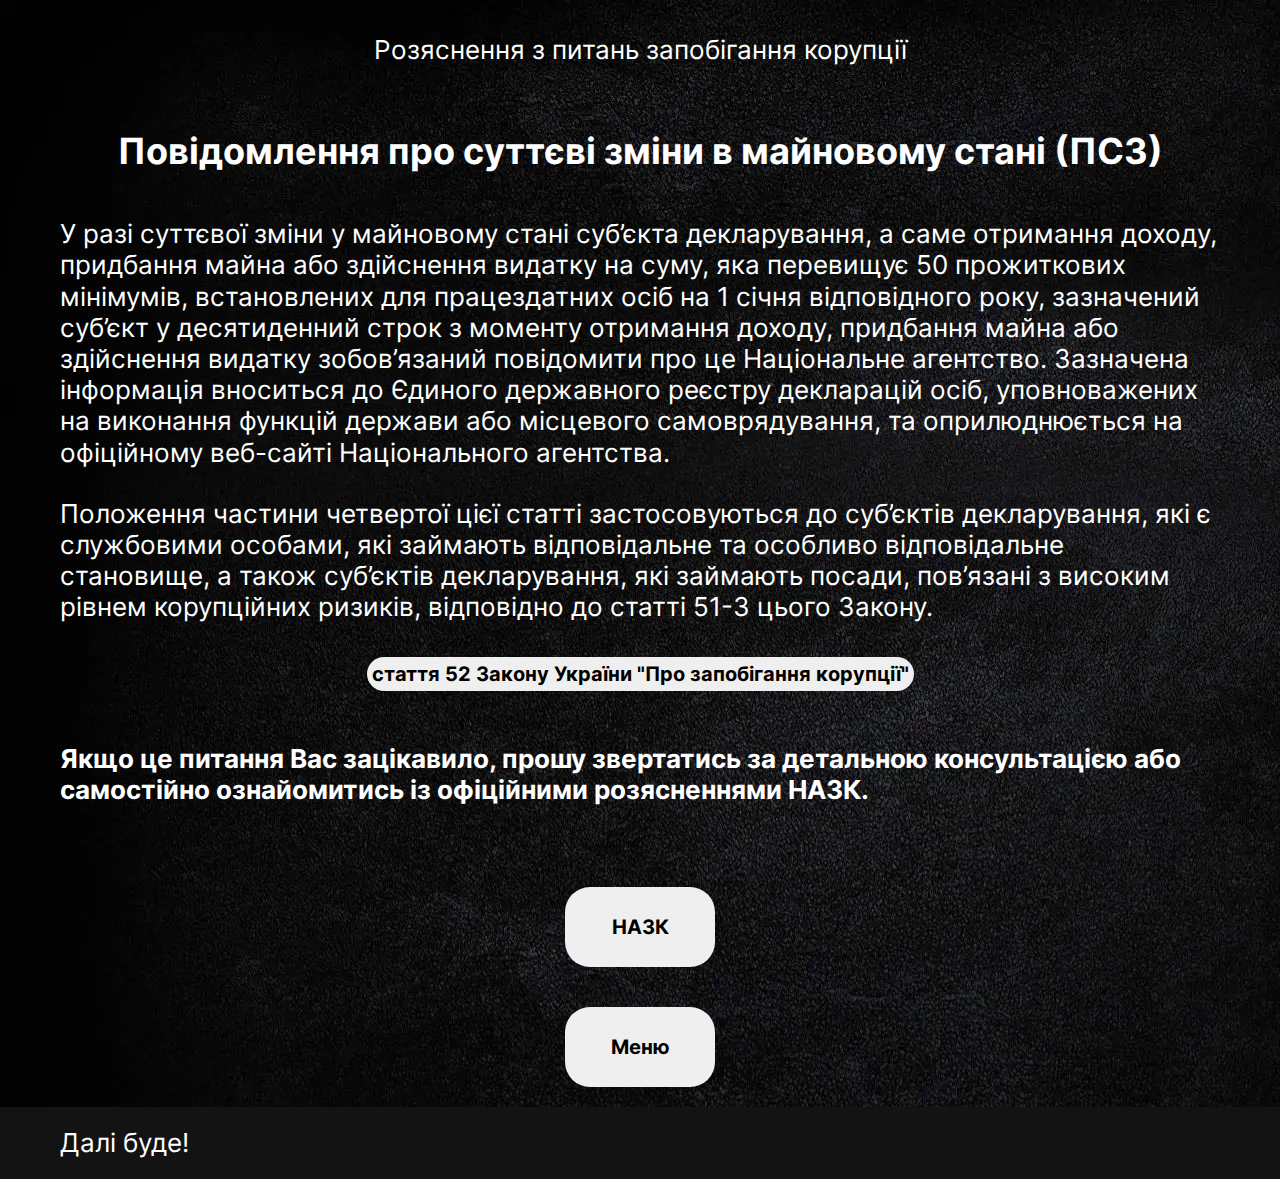
<file: change_property.html>
<!doctype html>
<html lang="ua">
  <head>
  <style>.loaded { opacity: 1 }</style>
  <meta charset="UTF-8">
  <meta http-equiv="X-UA-Compatible" content="IE=edge">
  <meta name="viewport" content="width=device-width,initial-scale=1">
  <link rel="shortcut icon" href="favicon.ico" type="image/x-icon">
  <link rel="stylesheet" href="css/style.min.css?_v=20231126111733">
  <title>Зміна майнового стану</title>
</head>

  <body>
    <div class="wrapper wrapper-candidate">
      <header class="header">
  <div class="header__container">
    Розяснення з питань запобігання корупції
    
    
  </div>
</header>

      <main class="page">
        <section class="typesOfDeclarations">
          <div class="page__container">
            <h1>Повідомлення про суттєві зміни в майновому стані (ПСЗ)</h1>
            <p>
              У разі суттєвої зміни у майновому стані суб’єкта декларування, а
              саме отримання доходу, придбання майна або здійснення видатку на
              суму, яка перевищує 50 прожиткових мінімумів, встановлених для
              працездатних осіб на 1 січня відповідного року, зазначений суб’єкт
              у десятиденний строк з моменту отримання доходу, придбання майна
              або здійснення видатку зобов’язаний повідомити про це Національне
              агентство. Зазначена інформація вноситься до Єдиного державного
              реєстру декларацій осіб, уповноважених на виконання функцій
              держави або місцевого самоврядування, та оприлюднюється на
              офіційному веб-сайті Національного агентства.
            </p>
            <p>
              Положення частини четвертої цієї статті застосовуються до
              суб’єктів декларування, які є службовими особами, які займають
              відповідальне та особливо відповідальне становище, а також
              суб’єктів декларування, які займають посади, пов’язані з високим
              рівнем корупційних ризиків, відповідно до статті 51-3 цього
              Закону.
            </p>

            <a href="https://zakon.rada.gov.ua/laws/show/1700-18#n507" target="_blank">
              <button class="button-nav">
                стаття 52 Закону України "Про запобігання корупції"
              </button>
            </a>

            <br>
            <b>Якщо це питання Вас зацікавило, прошу звертатись за детальною
              консультацією або самостійно ознайомитись із офіційними
              розясненнями НАЗК.</b>
            <br>
            <br>
            <br>

            <a href="https://wiki.nazk.gov.ua/category/deklaruvannya/hhii-povidomlennya-pro-suttyevi-zminy-v-majnovomu-stani-psz/#post4719" target="_blank">
              <button>НАЗК</button>
            </a>
            <a href="index.html">
              <button>Меню</button>
            </a>
          </div>
        </section>
      </main>
      <footer class="footer">
  <div class="footer__container">Далі буде!</div>
</footer>

    </div>
    <script src="js/app.min.js?_v=20231126111733"></script>
  </body>
</html>
</file>
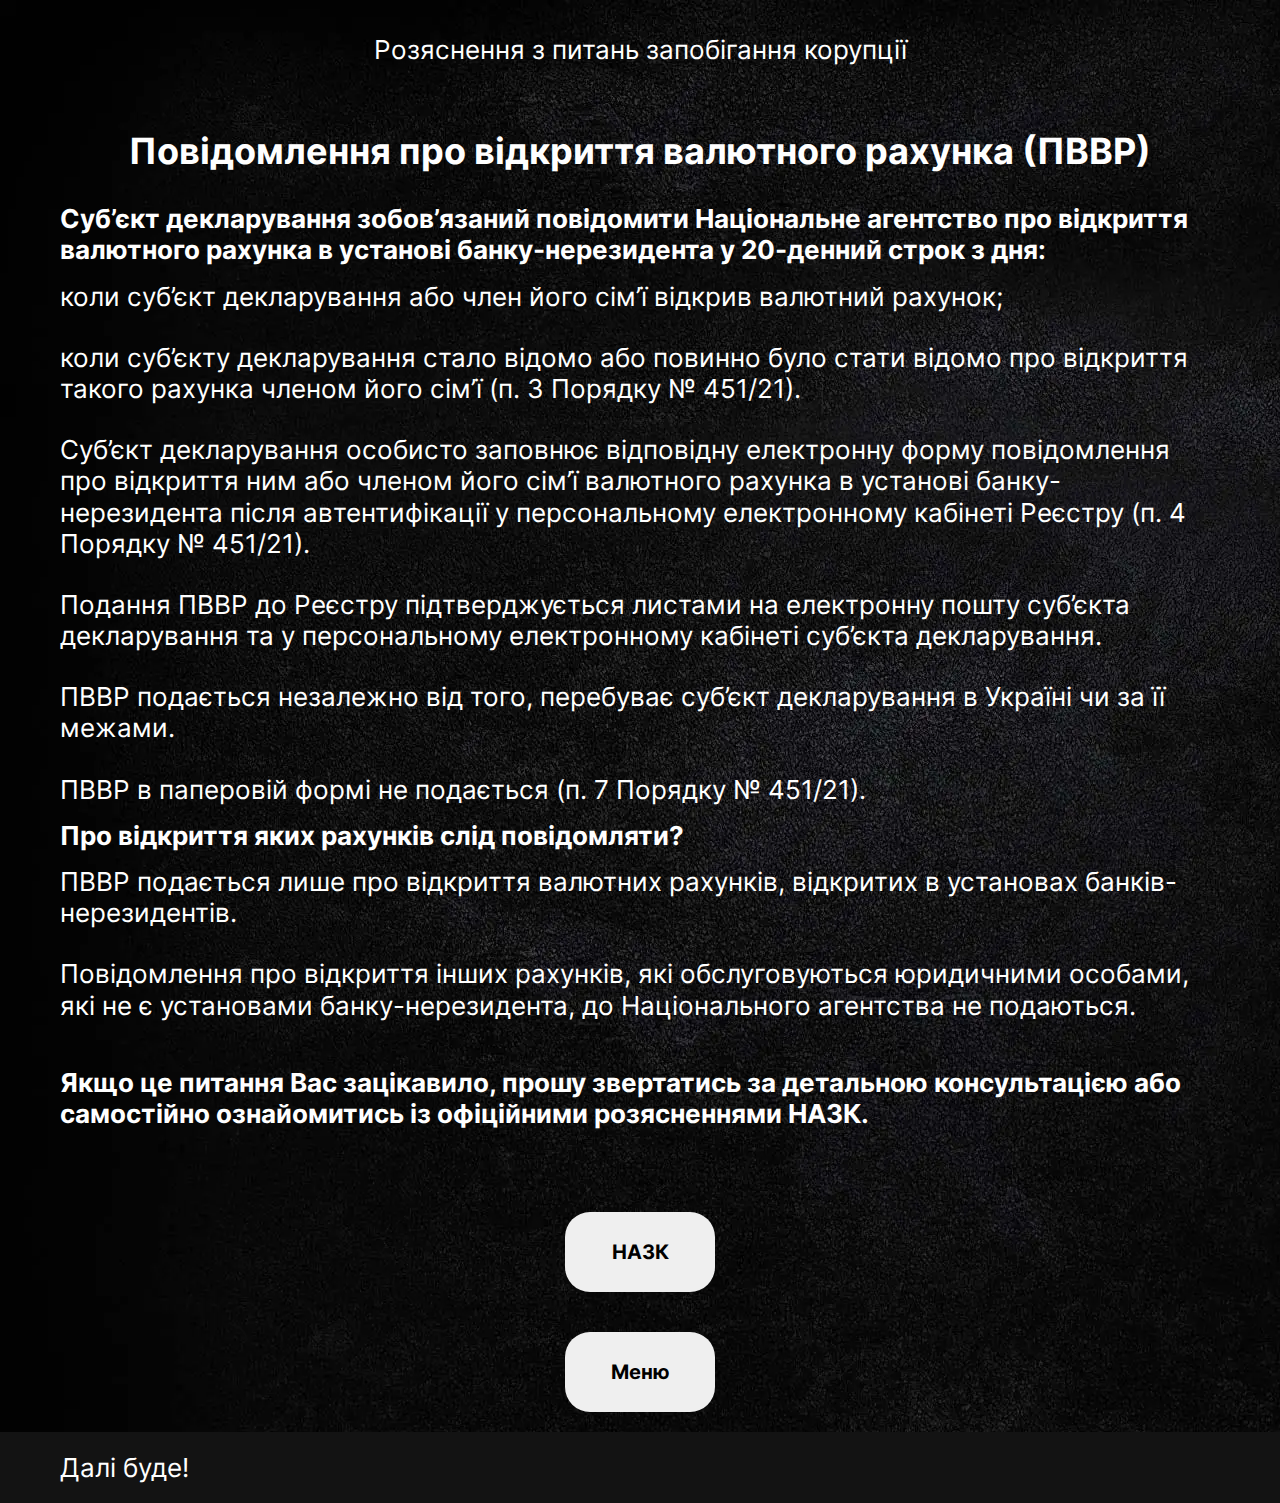
<file: currency_account.html>
<!doctype html>
<html lang="ua">
  <head>
  <style>.loaded { opacity: 1 }</style>
  <meta charset="UTF-8">
  <meta http-equiv="X-UA-Compatible" content="IE=edge">
  <meta name="viewport" content="width=device-width,initial-scale=1">
  <link rel="shortcut icon" href="favicon.ico" type="image/x-icon">
  <link rel="stylesheet" href="css/style.min.css?_v=20231126111733">
  <title>Валютний рахунок</title>
</head>

  <body>
    <div class="wrapper wrapper-candidate">
      <header class="header">
  <div class="header__container">
    Розяснення з питань запобігання корупції
    
    
  </div>
</header>

      <main class="page">
        <section class="typesOfDeclarations">
          <div class="page__container">
            <h1>Повідомлення про відкриття валютного рахунка (ПВВР)</h1>
            <b>Суб’єкт декларування зобов’язаний повідомити Національне
              агентство про відкриття валютного рахунка в установі
              банку-нерезидента у 20-денний строк з дня:</b>
            <p>
              коли суб’єкт декларування або член його сім’ї відкрив валютний
              рахунок;
            </p>
            <p>
              коли суб’єкту декларування стало відомо або повинно було стати
              відомо про відкриття такого рахунка членом його сім’ї (п. 3
              Порядку № 451/21).
            </p>
            <p>
              Суб’єкт декларування особисто заповнює відповідну електронну форму
              повідомлення про відкриття ним або членом його сім’ї валютного
              рахунка в установі банку-нерезидента після автентифікації у
              персональному електронному кабінеті Реєстру (п. 4 Порядку №
              451/21).
            </p>
            <p>
              Подання ПВВР до Реєстру підтверджується листами на електронну
              пошту суб’єкта декларування та у персональному електронному
              кабінеті суб’єкта декларування.
            </p>
            <p>
              ПВВР подається незалежно від того, перебуває суб’єкт декларування
              в Україні чи за її межами.
            </p>
            <p>ПВВР в паперовій формі не подається (п. 7 Порядку № 451/21).</p>

            <b>Про відкриття яких рахунків слід повідомляти?</b>
            <p>
              ПВВР подається лише про відкриття валютних рахунків, відкритих в
              установах банків-нерезидентів.
            </p>
            <p>
              Повідомлення про відкриття інших рахунків, які обслуговуються
              юридичними особами, які не є установами банку-нерезидента, до
              Національного агентства не подаються.
            </p>

            <br>
            <b>Якщо це питання Вас зацікавило, прошу звертатись за детальною
              консультацією або самостійно ознайомитись із офіційними
              розясненнями НАЗК.</b>
            <br>
            <br>
            <br>

            <a href="https://wiki.nazk.gov.ua/category/deklaruvannya/hhiii-povidomlennya-pro-vidkryttya-valyutnogo-rahunka-pvvr/#post4763" target="_blank">
              <button>НАЗК</button>
            </a>
            <a href="index.html">
              <button>Меню</button>
            </a>
          </div>
        </section>
      </main>
      <footer class="footer">
  <div class="footer__container">Далі буде!</div>
</footer>

    </div>
    <script src="js/app.min.js?_v=20231126111733"></script>
  </body>
</html>
</file>
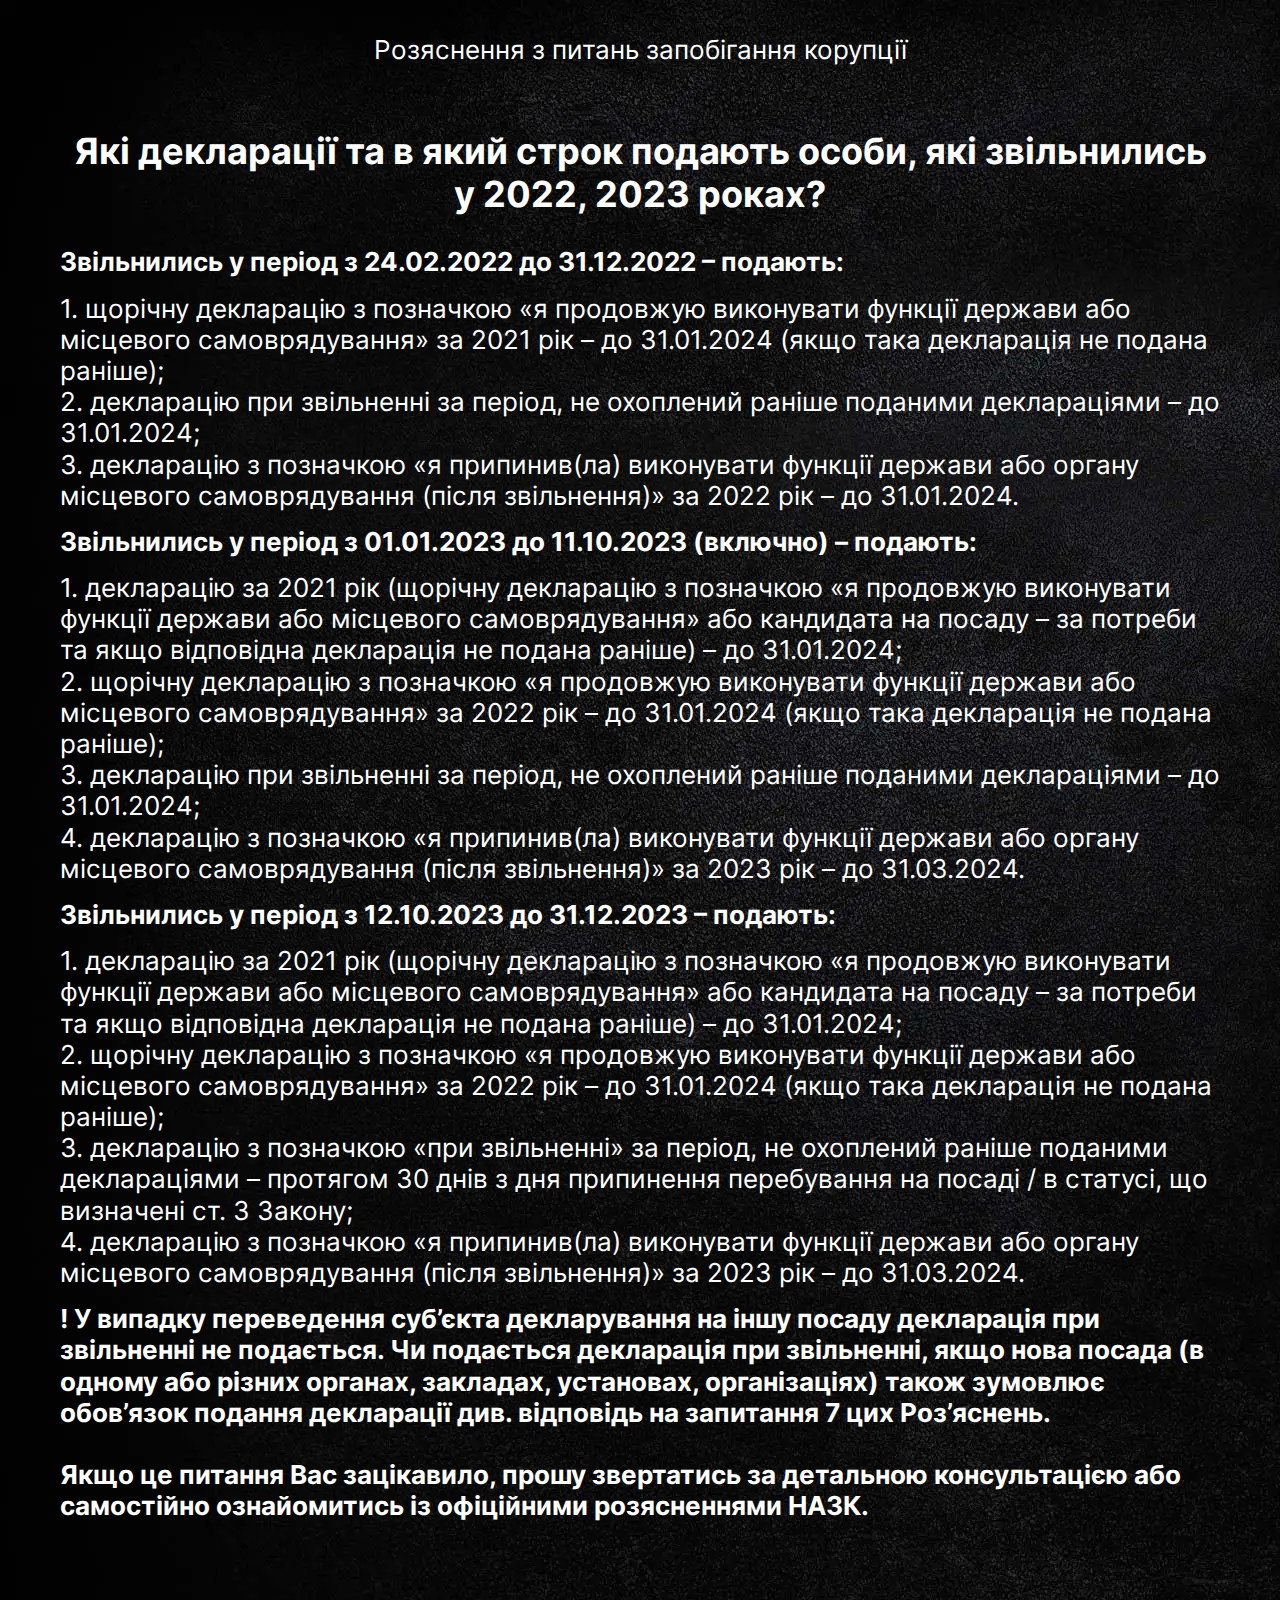
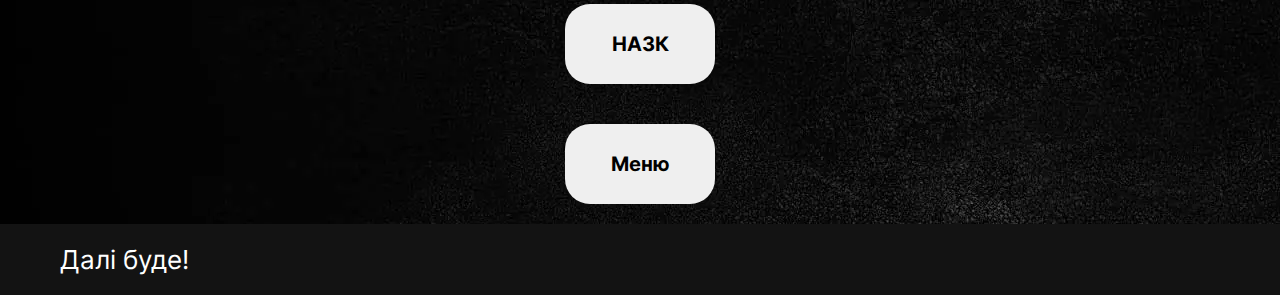
<file: declaration_of_firing.html>
<!doctype html>
<html lang="ua">
  <head>
  <style>.loaded { opacity: 1 }</style>
  <meta charset="UTF-8">
  <meta http-equiv="X-UA-Compatible" content="IE=edge">
  <meta name="viewport" content="width=device-width,initial-scale=1">
  <link rel="shortcut icon" href="favicon.ico" type="image/x-icon">
  <link rel="stylesheet" href="css/style.min.css?_v=20231126111733">
  <title>Декларація звільненого</title>
</head>

  <body>
    <div class="wrapper wrapper-candidate">
      <header class="header">
  <div class="header__container">
    Розяснення з питань запобігання корупції
    
    
  </div>
</header>

      <main class="page">
        <section class="typesOfDeclarations">
          <div class="page__container">
            <h1>
              Які декларації та в який строк подають особи, які звільнились у
              2022, 2023 роках?
            </h1>
            <b>Звільнились у період з 24.02.2022 до 31.12.2022 – подають:</b>
            <p>
              1. щорічну декларацію з позначкою «я продовжую виконувати функції
              держави або місцевого самоврядування» за 2021 рік – до 31.01.2024
              (якщо така декларація не подана раніше);
              <br>
              2. декларацію при звільненні за період, не охоплений раніше
              поданими деклараціями – до 31.01.2024;
              <br>
              3. декларацію з позначкою «я припинив(ла) виконувати функції
              держави або органу місцевого самоврядування (після звільнення)» за
              2022 рік – до 31.01.2024.
            </p>
            <b>Звільнились у період з 01.01.2023 до 11.10.2023 (включно) –
              подають:</b>
            <p>
              1. декларацію за 2021 рік (щорічну декларацію з позначкою «я
              продовжую виконувати функції держави або місцевого самоврядування»
              або кандидата на посаду – за потреби та якщо відповідна декларація
              не подана раніше) – до 31.01.2024;
              <br>
              2. щорічну декларацію з позначкою «я продовжую виконувати функції
              держави або місцевого самоврядування» за 2022 рік – до 31.01.2024
              (якщо така декларація не подана раніше);
              <br>
              3. декларацію при звільненні за період, не охоплений раніше
              поданими деклараціями – до 31.01.2024;
              <br>
              4. декларацію з позначкою «я припинив(ла) виконувати функції
              держави або органу місцевого самоврядування (після звільнення)» за
              2023 рік – до 31.03.2024.
            </p>
            <b>Звільнились у період з 12.10.2023 до 31.12.2023 – подають:</b>
            <p>
              1. декларацію за 2021 рік (щорічну декларацію з позначкою «я
              продовжую виконувати функції держави або місцевого самоврядування»
              або кандидата на посаду – за потреби та якщо відповідна декларація
              не подана раніше) – до 31.01.2024;
              <br>
              2. щорічну декларацію з позначкою «я продовжую виконувати функції
              держави або місцевого самоврядування» за 2022 рік – до 31.01.2024
              (якщо така декларація не подана раніше);
              <br>
              3. декларацію з позначкою «при звільненні» за період, не охоплений
              раніше поданими деклараціями – протягом 30 днів з дня припинення
              перебування на посаді / в статусі, що визначені ст. 3 Закону;
              <br>
              4. декларацію з позначкою «я припинив(ла) виконувати функції
              держави або органу місцевого самоврядування (після звільнення)» за
              2023 рік – до 31.03.2024.
            </p>
            <b>
              ! У випадку переведення суб’єкта декларування на іншу посаду
              декларація при звільненні не подається. Чи подається декларація
              при звільненні, якщо нова посада (в одному або різних органах,
              закладах, установах, організаціях) також зумовлює обов’язок
              подання декларації див. відповідь на запитання 7 цих Роз’яснень.
            </b>
            <br>
            <br>
            <b>Якщо це питання Вас зацікавило, прошу звертатись за детальною
              консультацією або самостійно ознайомитись із офіційними
              розясненнями НАЗК.</b>
            <br>
            <br>
            <br>

            <a href="https://wiki.nazk.gov.ua/category/deklaruvannya/i-vydy-deklaratsij-ta-poryadok-yih-podannya/#post6109" target="_blank">
              <button>НАЗК</button>
            </a>
            <a href="index.html">
              <button>Меню</button>
            </a>
          </div>
        </section>
      </main>
      <footer class="footer">
  <div class="footer__container">Далі буде!</div>
</footer>

    </div>
    <script src="js/app.min.js?_v=20231126111733"></script>
  </body>
</html>
</file>
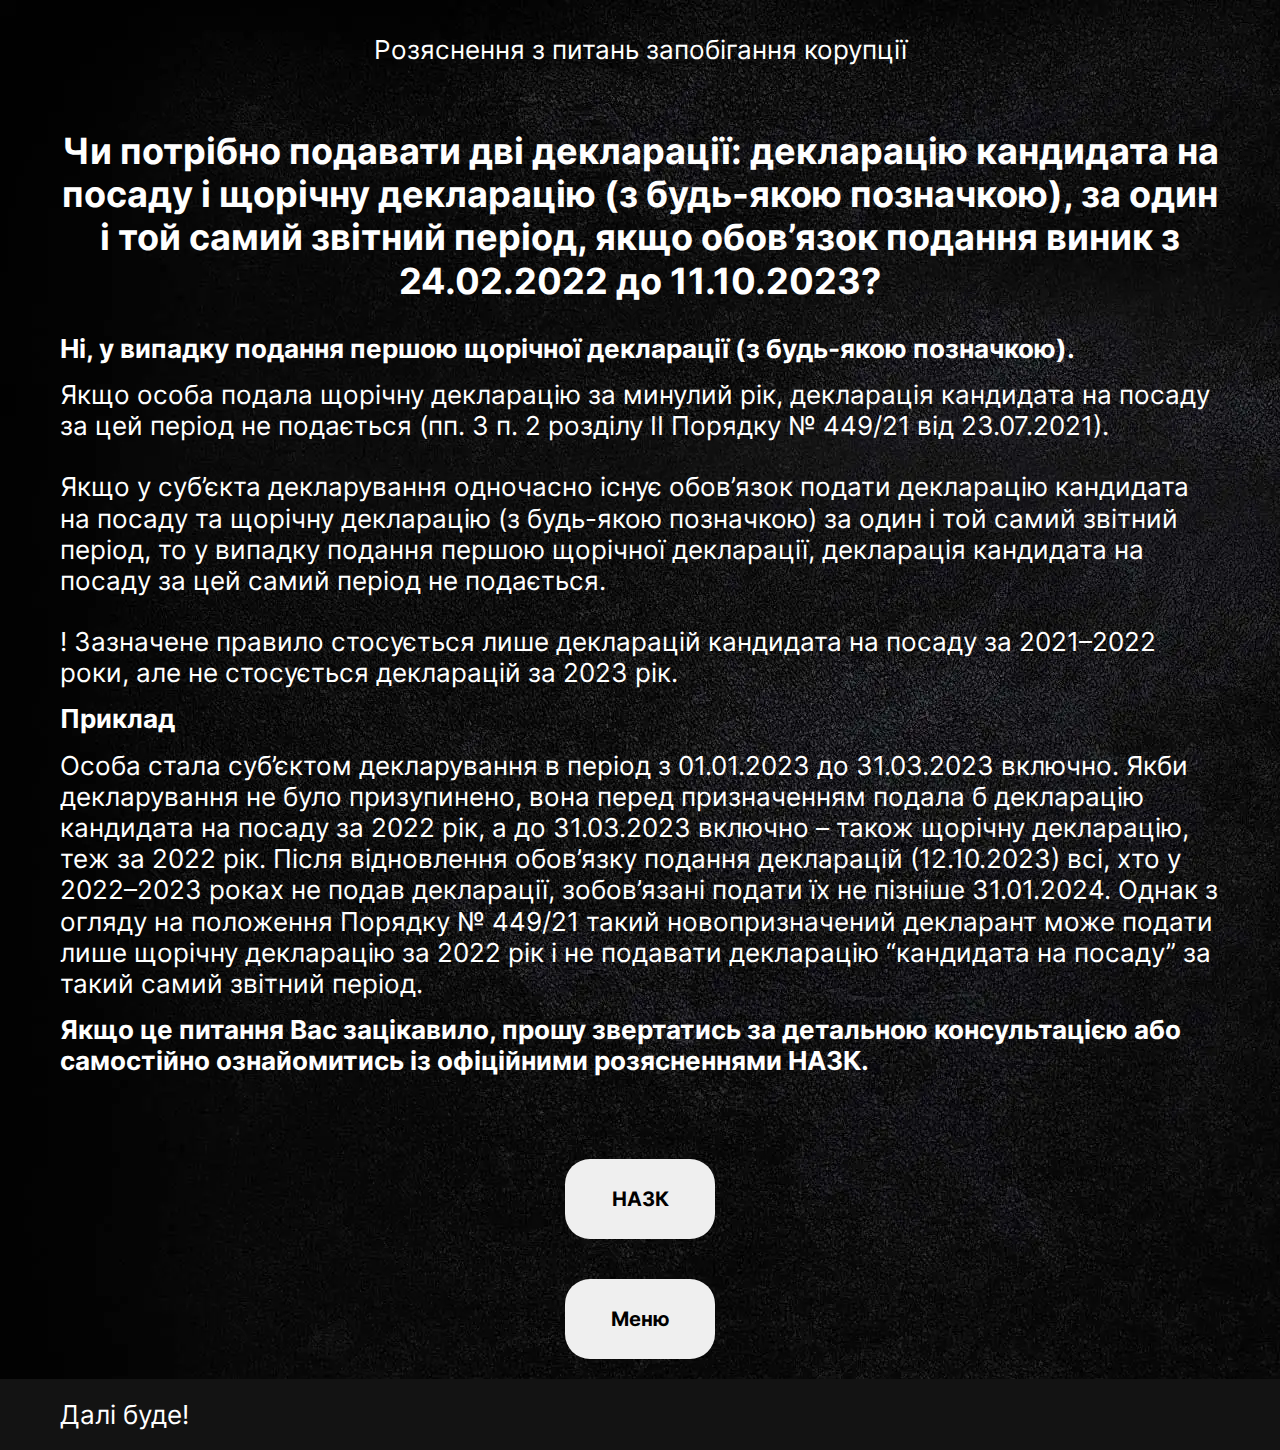
<file: declaration_of_the_candidate.html>
<!doctype html>
<html lang="ua">
  <head>
  <style>.loaded { opacity: 1 }</style>
  <meta charset="UTF-8">
  <meta http-equiv="X-UA-Compatible" content="IE=edge">
  <meta name="viewport" content="width=device-width,initial-scale=1">
  <link rel="shortcut icon" href="favicon.ico" type="image/x-icon">
  <link rel="stylesheet" href="css/style.min.css?_v=20231126111733">
  <title>Декларація кандидата</title>
</head>

  <body>
    <div class="wrapper wrapper-candidate">
      <header class="header">
  <div class="header__container">
    Розяснення з питань запобігання корупції
    
    
  </div>
</header>

      <main class="page">
        <section class="typesOfDeclarations">
          <div class="page__container">
            <h1>
              Чи потрібно подавати дві декларації: декларацію кандидата на
              посаду і щорічну декларацію (з будь-якою позначкою), за один і той
              самий звітний період, якщо обов’язок подання виник з 24.02.2022 до
              11.10.2023?
            </h1>
            <b>Ні, у випадку подання першою щорічної декларації (з будь-якою
              позначкою).</b>
            <p>
              Якщо особа подала щорічну декларацію за минулий рік, декларація
              кандидата на посаду за цей період не подається (пп. 3 п. 2 розділу
              ІІ Порядку № 449/21 від 23.07.2021).
            </p>
            <p>
              Якщо у суб’єкта декларування одночасно існує обов’язок подати
              декларацію кандидата на посаду та щорічну декларацію (з будь-якою
              позначкою) за один і той самий звітний період, то у випадку
              подання першою щорічної декларації, декларація кандидата на посаду
              за цей самий період не подається.
            </p>
            <p>
              ! Зазначене правило стосується лише декларацій кандидата на посаду
              за 2021–2022 роки, але не стосується декларацій за 2023 рік.
            </p>
            <b>Приклад</b>
            <p>
              Особа стала суб’єктом декларування в період з 01.01.2023 до
              31.03.2023 включно. Якби декларування не було призупинено, вона
              перед призначенням подала б декларацію кандидата на посаду за 2022
              рік, а до 31.03.2023 включно – також щорічну декларацію, теж за
              2022 рік. Після відновлення обов’язку подання декларацій
              (12.10.2023) всі, хто у 2022–2023 роках не подав декларації,
              зобов’язані подати їх не пізніше 31.01.2024. Однак з огляду на
              положення Порядку № 449/21 такий новопризначений декларант може
              подати лише щорічну декларацію за 2022 рік і не подавати
              декларацію “кандидата на посаду” за такий самий звітний період.
            </p>
            <b>Якщо це питання Вас зацікавило, прошу звертатись за детальною
              консультацією або самостійно ознайомитись із офіційними
              розясненнями НАЗК.</b>
            <br>
            <br>
            <br>

            <a href="https://wiki.nazk.gov.ua/category/deklaruvannya/i-vydy-deklaratsij-ta-poryadok-yih-podannya/#post6108" target="_blank">
              <button>НАЗК</button>
            </a>
            <a href="index.html">
              <button>Меню</button>
            </a>
          </div>
        </section>
      </main>
      <footer class="footer">
  <div class="footer__container">Далі буде!</div>
</footer>

    </div>
    <script src="js/app.min.js?_v=20231126111733"></script>
  </body>
</html>
</file>
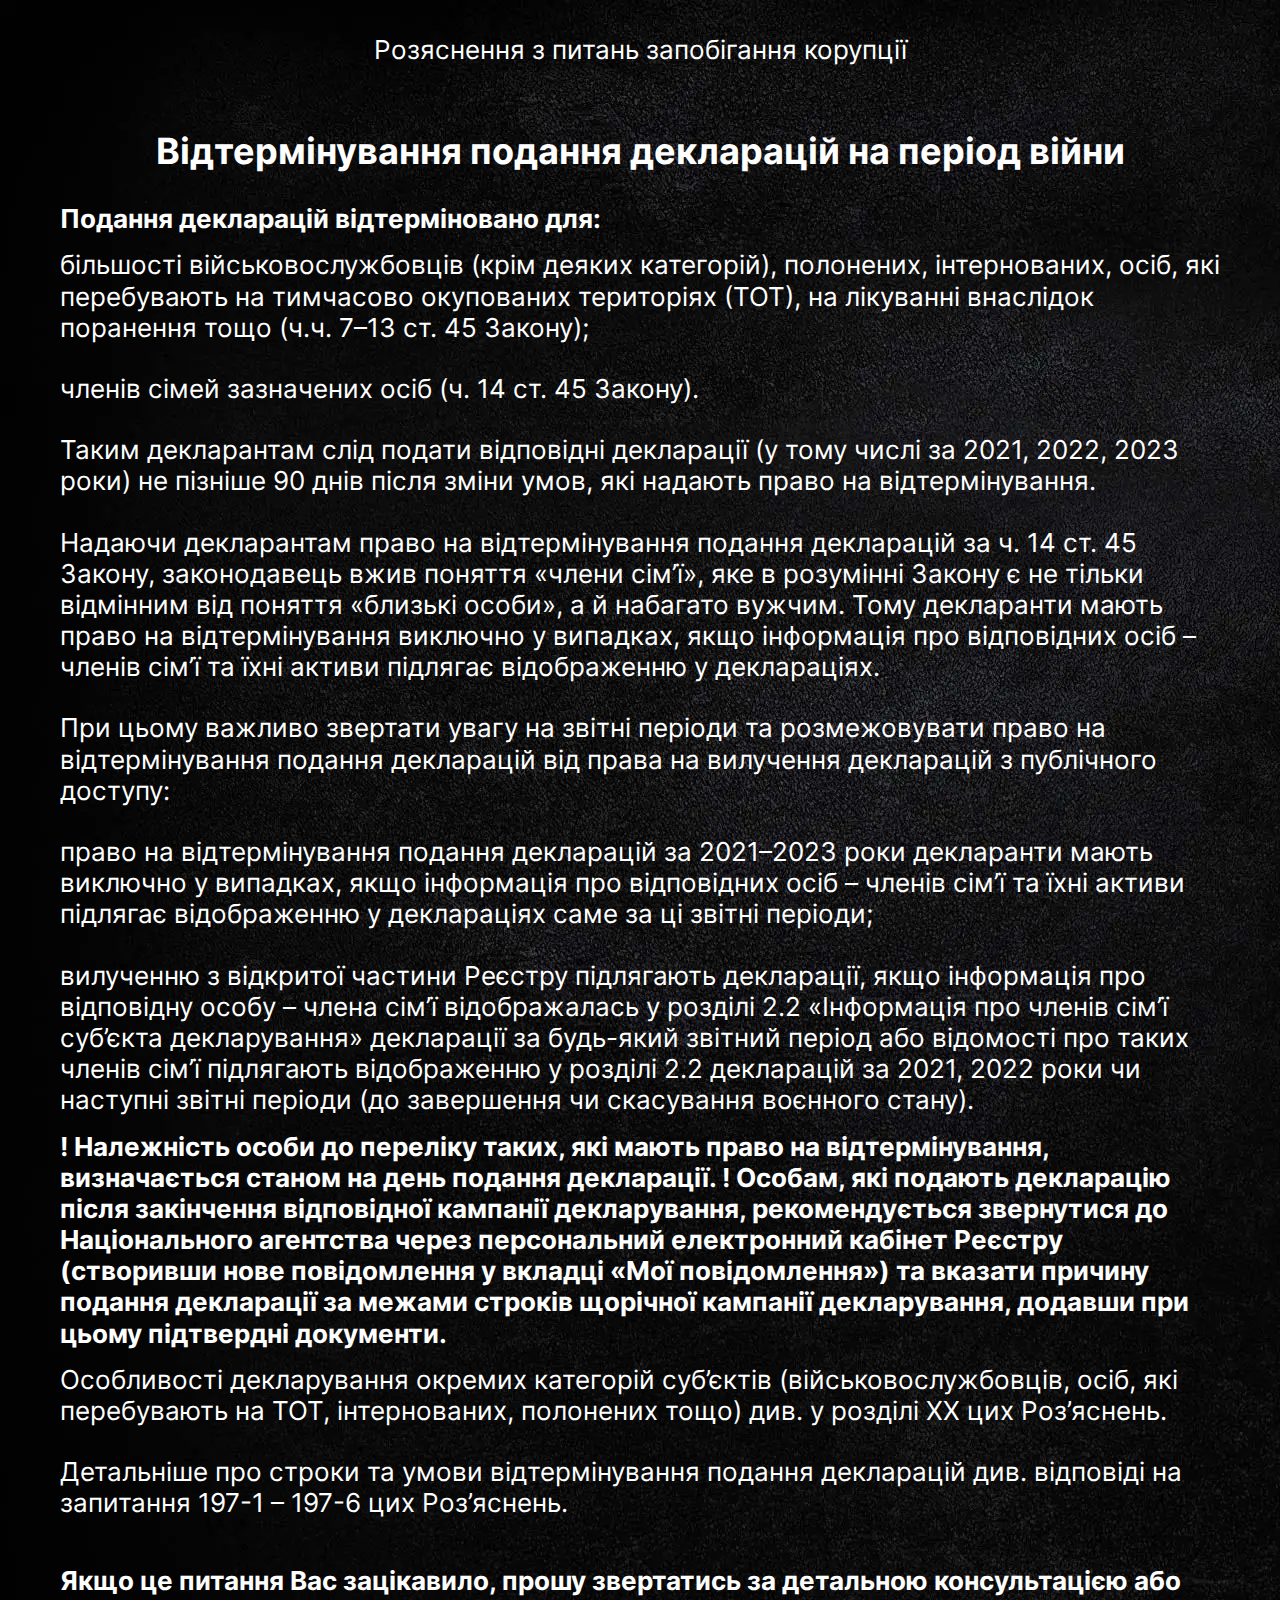
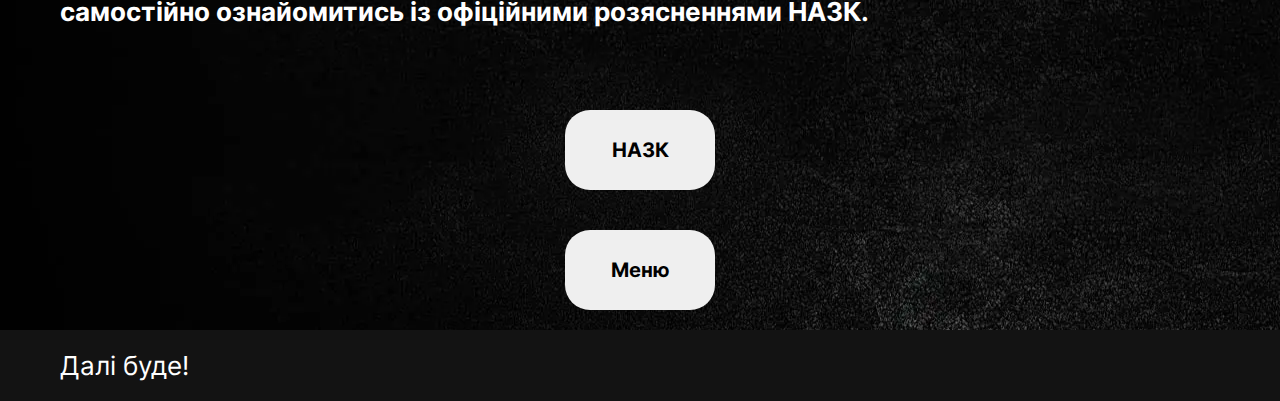
<file: deferment.html>
<!doctype html>
<html lang="ua">
  <head>
  <style>.loaded { opacity: 1 }</style>
  <meta charset="UTF-8">
  <meta http-equiv="X-UA-Compatible" content="IE=edge">
  <meta name="viewport" content="width=device-width,initial-scale=1">
  <link rel="shortcut icon" href="favicon.ico" type="image/x-icon">
  <link rel="stylesheet" href="css/style.min.css?_v=20231126111733">
  <title>Відтермінування</title>
</head>

  <body>
    <div class="wrapper wrapper-candidate">
      <header class="header">
  <div class="header__container">
    Розяснення з питань запобігання корупції
    
    
  </div>
</header>

      <main class="page">
        <section class="typesOfDeclarations">
          <div class="page__container">
            <h1>Відтермінування подання декларацій на період війни</h1>
            <b>Подання декларацій відтерміновано для:</b>
            <p>
              більшості військовослужбовців (крім деяких категорій), полонених,
              інтернованих, осіб, які перебувають на тимчасово окупованих
              територіях (ТОТ), на лікуванні внаслідок поранення тощо (ч.ч. 7–13
              ст. 45 Закону);
            </p>
            <p>членів сімей зазначених осіб (ч. 14 ст. 45 Закону).</p>
            <p>
              Таким декларантам слід подати відповідні декларації (у тому числі
              за 2021, 2022, 2023 роки) не пізніше 90 днів після зміни умов, які
              надають право на відтермінування.
            </p>
            <p>
              Надаючи декларантам право на відтермінування подання декларацій за
              ч. 14 ст. 45 Закону, законодавець вжив поняття «члени сім’ї», яке
              в розумінні Закону є не тільки відмінним від поняття «близькі
              особи», а й набагато вужчим. Тому декларанти мають право на
              відтермінування виключно у випадках, якщо інформація про
              відповідних осіб – членів сім’ї та їхні активи підлягає
              відображенню у деклараціях.
            </p>
            <p>
              При цьому важливо звертати увагу на звітні періоди та
              розмежовувати право на відтермінування подання декларацій від
              права на вилучення декларацій з публічного доступу:
            </p>
            <p>
              право на відтермінування подання декларацій за 2021–2023 роки
              декларанти мають виключно у випадках, якщо інформація про
              відповідних осіб – членів сім’ї та їхні активи підлягає
              відображенню у деклараціях саме за ці звітні періоди;
            </p>
            <p>
              вилученню з відкритої частини Реєстру підлягають декларації, якщо
              інформація про відповідну особу – члена сім’ї відображалась у
              розділі 2.2 «Інформація про членів сім’ї суб’єкта декларування»
              декларації за будь-який звітний період або відомості про таких
              членів сім’ї підлягають відображенню у розділі 2.2 декларацій за
              2021, 2022 роки чи наступні звітні періоди (до завершення чи
              скасування воєнного стану).
            </p>
            <b>! Належність особи до переліку таких, які мають право на
              відтермінування, визначається станом на день подання декларації.
            </b>
            <b>! Особам, які подають декларацію після закінчення відповідної
              кампанії декларування, рекомендується звернутися до Національного
              агентства через персональний електронний кабінет Реєстру
              (створивши нове повідомлення у вкладці «Мої повідомлення») та
              вказати причину подання декларації за межами строків щорічної
              кампанії декларування, додавши при цьому підтвердні документи.
            </b>
            <p>
              Особливості декларування окремих категорій суб’єктів
              (військовослужбовців, осіб, які перебувають на ТОТ, інтернованих,
              полонених тощо) див. у розділі ХХ цих Роз’яснень.
            </p>
            <p>
              Детальніше про строки та умови відтермінування подання декларацій
              див. відповіді на запитання 197-1 – 197-6 цих Роз’яснень.
            </p>
            <br>
            <b>Якщо це питання Вас зацікавило, прошу звертатись за детальною
              консультацією або самостійно ознайомитись із офіційними
              розясненнями НАЗК.</b>
            <br>
            <br>
            <br>

            <a href="https://wiki.nazk.gov.ua/category/deklaruvannya/i-vydy-deklaratsij-ta-poryadok-yih-podannya/#post6110" target="_blank">
              <button>НАЗК</button>
            </a>
            <a href="index.html">
              <button>Меню</button>
            </a>
          </div>
        </section>
      </main>
      <footer class="footer">
  <div class="footer__container">Далі буде!</div>
</footer>

    </div>
    <script src="js/app.min.js?_v=20231126111733"></script>
  </body>
</html>
</file>
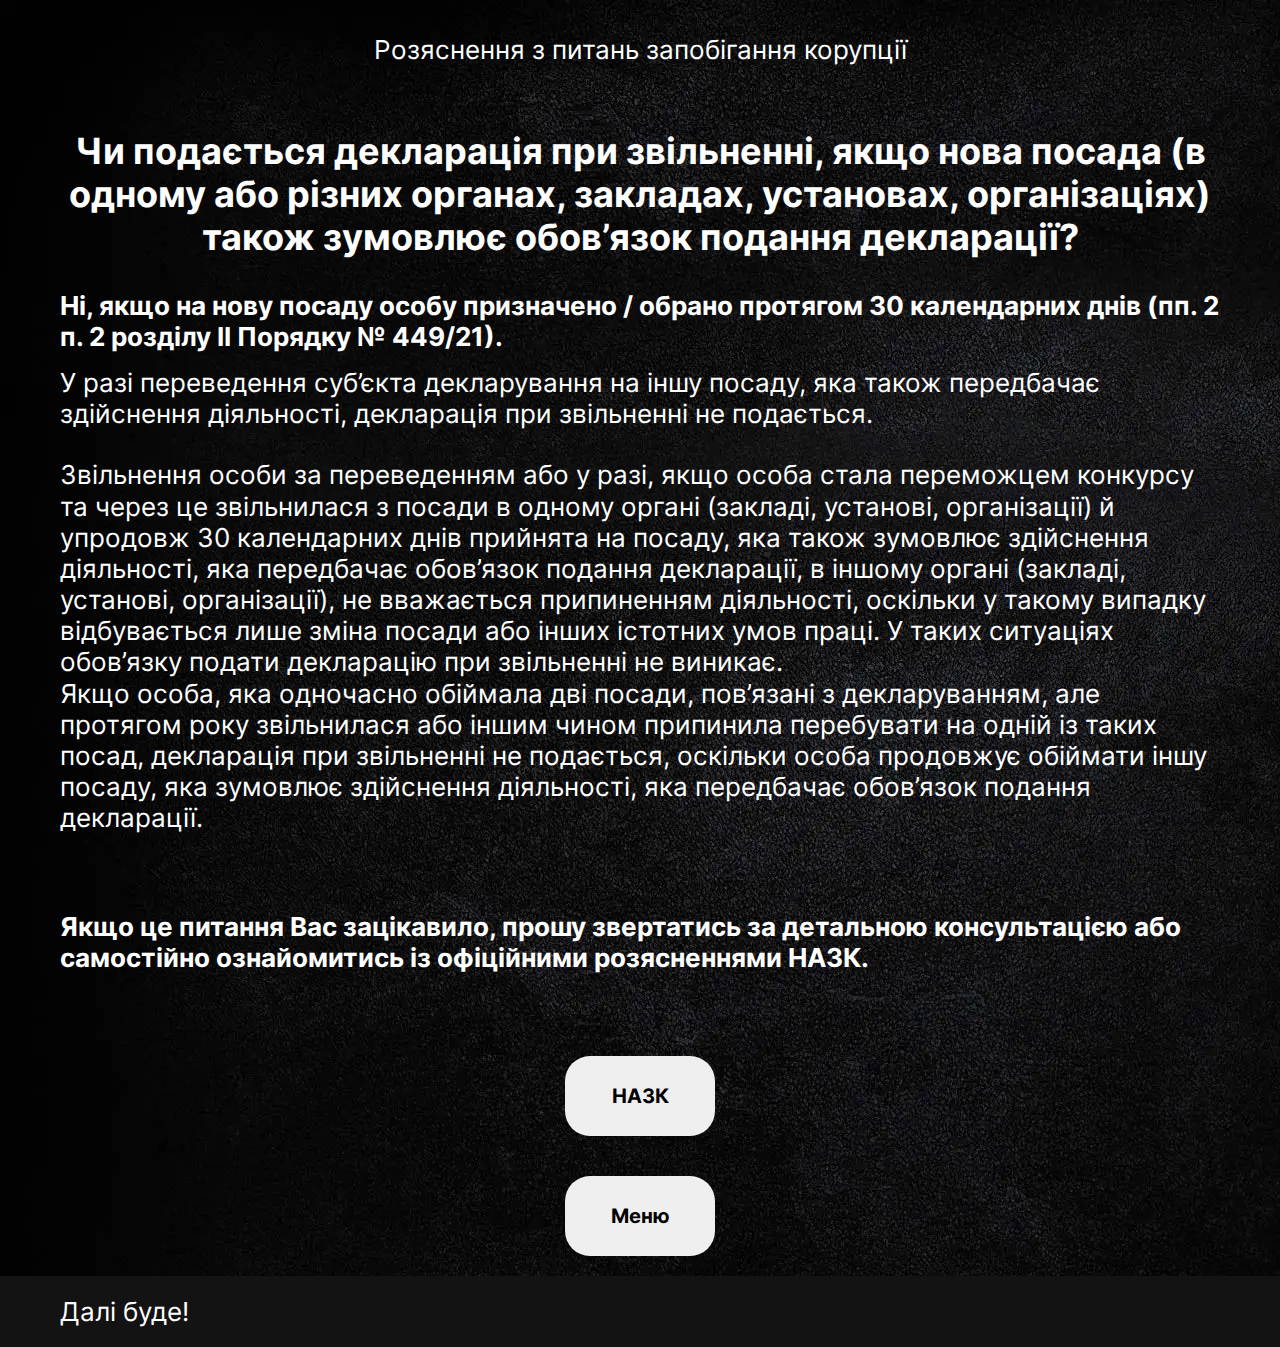
<file: dismissal_appointment.html>
<!doctype html>
<html lang="ua">
  <head>
  <style>.loaded { opacity: 1 }</style>
  <meta charset="UTF-8">
  <meta http-equiv="X-UA-Compatible" content="IE=edge">
  <meta name="viewport" content="width=device-width,initial-scale=1">
  <link rel="shortcut icon" href="favicon.ico" type="image/x-icon">
  <link rel="stylesheet" href="css/style.min.css?_v=20231126111733">
  <title>Звільнення і призначення</title>
</head>

  <body>
    <div class="wrapper wrapper-candidate">
      <header class="header">
  <div class="header__container">
    Розяснення з питань запобігання корупції
    
    
  </div>
</header>

      <main class="page">
        <section class="typesOfDeclarations">
          <div class="page__container">
            <h1>
              Чи подається декларація при звільненні, якщо нова посада (в одному
              або різних органах, закладах, установах, організаціях) також
              зумовлює обов’язок подання декларації?
            </h1>
            <b>Ні, якщо на нову посаду особу призначено / обрано протягом 30
              календарних днів (пп. 2 п. 2 розділу ІІ Порядку № 449/21).</b>
            <p>
              У разі переведення суб’єкта декларування на іншу посаду, яка також
              передбачає здійснення діяльності, декларація при звільненні не
              подається.
            </p>

            <p>
              Звільнення особи за переведенням або у разі, якщо особа стала
              переможцем конкурсу та через це звільнилася з посади в одному
              органі (закладі, установі, організації) й упродовж 30 календарних
              днів прийнята на посаду, яка також зумовлює здійснення діяльності,
              яка передбачає обов’язок подання декларації, в іншому органі
              (закладі, установі, організації), не вважається припиненням
              діяльності, оскільки у такому випадку відбувається лише зміна
              посади або інших істотних умов праці. У таких ситуаціях обов’язку
              подати декларацію при звільненні не виникає.
              <br>
              Якщо особа, яка одночасно обіймала дві посади, пов’язані з
              декларуванням, але протягом року звільнилася або іншим чином
              припинила перебувати на одній із таких посад, декларація при
              звільненні не подається, оскільки особа продовжує обіймати іншу
              посаду, яка зумовлює здійснення діяльності, яка передбачає
              обов’язок подання декларації.
            </p>

            <br>
            <br>
            <b>Якщо це питання Вас зацікавило, прошу звертатись за детальною
              консультацією або самостійно ознайомитись із офіційними
              розясненнями НАЗК.</b>
            <br>
            <br>
            <br>

            <a href="https://wiki.nazk.gov.ua/category/deklaruvannya/i-vydy-deklaratsij-ta-poryadok-yih-podannya/#post4168" target="_blank">
              <button>НАЗК</button>
            </a>
            <a href="index.html">
              <button>Меню</button>
            </a>
          </div>
        </section>
      </main>
      <footer class="footer">
  <div class="footer__container">Далі буде!</div>
</footer>

    </div>
    <script src="js/app.min.js?_v=20231126111733"></script>
  </body>
</html>
</file>
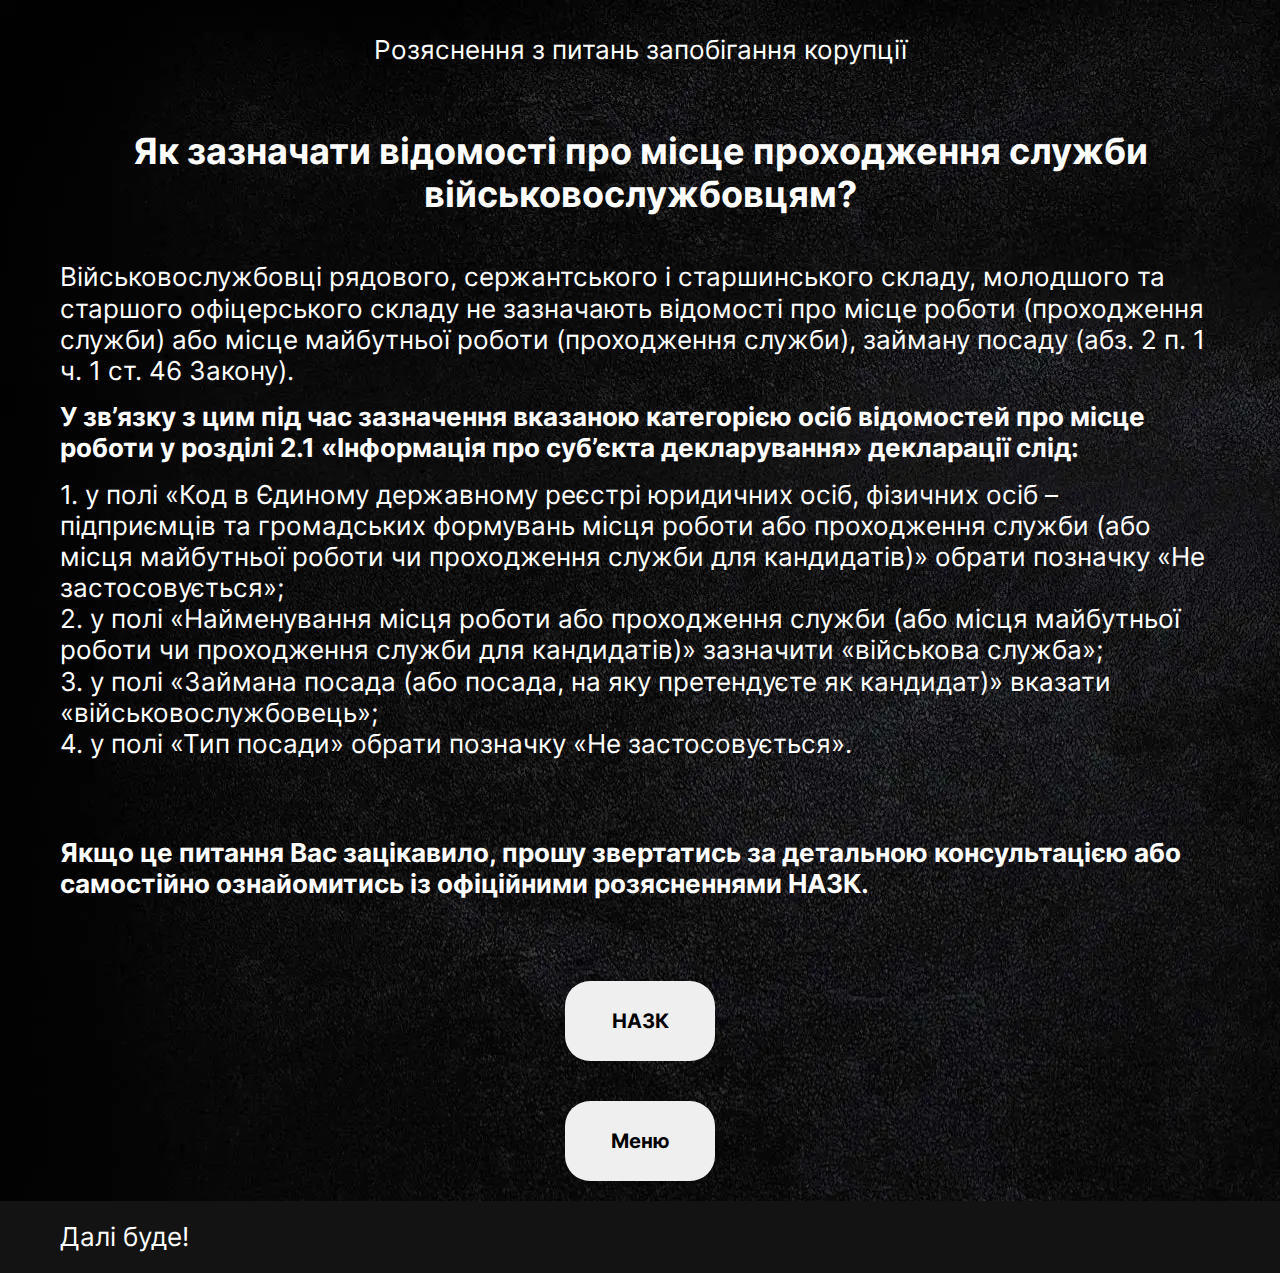
<file: military_place.html>
<!doctype html>
<html lang="ua">
  <head>
  <style>.loaded { opacity: 1 }</style>
  <meta charset="UTF-8">
  <meta http-equiv="X-UA-Compatible" content="IE=edge">
  <meta name="viewport" content="width=device-width,initial-scale=1">
  <link rel="shortcut icon" href="favicon.ico" type="image/x-icon">
  <link rel="stylesheet" href="css/style.min.css?_v=20231126111733">
  <title>Місце військової служби</title>
</head>

  <body>
    <div class="wrapper wrapper-candidate">
      <header class="header">
  <div class="header__container">
    Розяснення з питань запобігання корупції
    
    
  </div>
</header>

      <main class="page">
        <section class="typesOfDeclarations">
          <div class="page__container">
            <h1>
              Як зазначати відомості про місце проходження служби
              військовослужбовцям?
            </h1>

            <p>
              Військовослужбовці рядового, сержантського і старшинського складу,
              молодшого та старшого офіцерського складу не зазначають відомості
              про місце роботи (проходження служби) або місце майбутньої роботи
              (проходження служби), займану посаду (абз. 2 п. 1 ч. 1 ст. 46
              Закону).
            </p>
            <b>У зв’язку з цим під час зазначення вказаною категорією осіб
              відомостей про місце роботи у розділі 2.1 «Інформація про суб’єкта
              декларування» декларації слід:</b>
            <p>
              1. у полі «Код в Єдиному державному реєстрі юридичних осіб,
              фізичних осіб – підприємців та громадських формувань місця роботи
              або проходження служби (або місця майбутньої роботи чи проходження
              служби для кандидатів)» обрати позначку «Не застосовується»;
              <br>
              2. у полі «Найменування місця роботи або проходження служби (або
              місця майбутньої роботи чи проходження служби для кандидатів)»
              зазначити «військова служба»;
              <br>
              3. у полі «Займана посада (або посада, на яку претендуєте як
              кандидат)» вказати «військовослужбовець»;
              <br>
              4. у полі «Тип посади» обрати позначку «Не застосовується».
            </p>

            <br>
            <br>
            <b>Якщо це питання Вас зацікавило, прошу звертатись за детальною
              консультацією або самостійно ознайомитись із офіційними
              розясненнями НАЗК.</b>
            <br>
            <br>
            <br>

            <a href="https://wiki.nazk.gov.ua/category/deklaruvannya/hh-osoblyvosti-deklaruvannya-okremyh-kategorij-osib-vijskovosluzhbovtsiv-pratsivnykiv-sbu/#post4679" target="_blank">
              <button>НАЗК</button>
            </a>
            <a href="index.html">
              <button>Меню</button>
            </a>
          </div>
        </section>
      </main>
      <footer class="footer">
  <div class="footer__container">Далі буде!</div>
</footer>

    </div>
    <script src="js/app.min.js?_v=20231126111733"></script>
  </body>
</html>
</file>
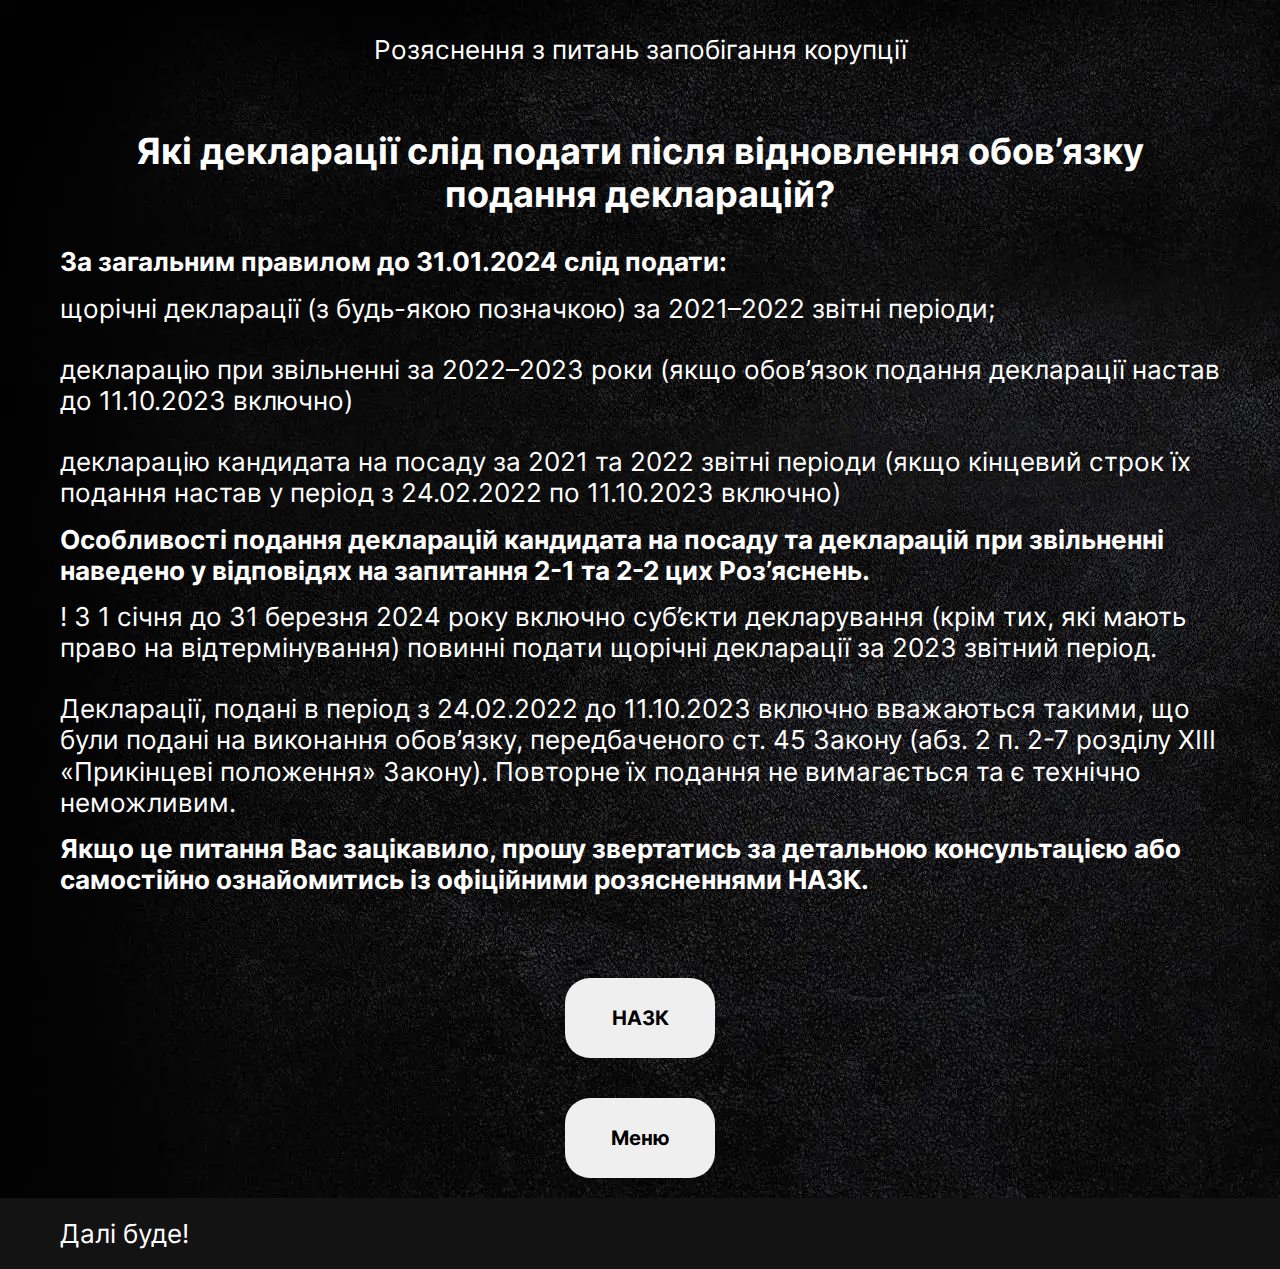
<file: types_of_declarations.html>
<!doctype html>
<html lang="ua">
  <head>
  <style>.loaded { opacity: 1 }</style>
  <meta charset="UTF-8">
  <meta http-equiv="X-UA-Compatible" content="IE=edge">
  <meta name="viewport" content="width=device-width,initial-scale=1">
  <link rel="shortcut icon" href="favicon.ico" type="image/x-icon">
  <link rel="stylesheet" href="css/style.min.css?_v=20231126111733">
  <title>Типи декларацій</title>
</head>

  <body>
    <div class="wrapper">
      <header class="header">
  <div class="header__container">
    Розяснення з питань запобігання корупції
    
    
  </div>
</header>

      <main class="page">
        <section class="typesOfDeclarations">
          <div class="page__container">
            <h1>
              Які декларації слід подати після відновлення обов’язку подання
              декларацій?
            </h1>
            <b>За загальним правилом до 31.01.2024 слід подати:</b>

            <p>
              щорічні декларації (з будь-якою позначкою) за 2021–2022 звітні
              періоди;
            </p>
            <p>
              декларацію при звільненні за 2022–2023 роки (якщо обов’язок
              подання декларації настав до 11.10.2023 включно)
            </p>
            <p>
              декларацію кандидата на посаду за 2021 та 2022 звітні періоди
              (якщо кінцевий строк їх подання настав у період з 24.02.2022 по
              11.10.2023 включно)
            </p>
            <b>Особливості подання декларацій кандидата на посаду та декларацій
              при звільненні наведено у відповідях на запитання 2-1 та 2-2 цих
              Роз’яснень.</b>
            <p>
              ! З 1 січня до 31 березня 2024 року включно суб’єкти декларування
              (крім тих, які мають право на відтермінування) повинні подати
              щорічні декларації за 2023 звітний період.
            </p>
            <p>
              Декларації, подані в період з 24.02.2022 до 11.10.2023 включно
              вважаються такими, що були подані на виконання обов’язку,
              передбаченого ст. 45 Закону (абз. 2 п. 2-7 розділу XIII
              «Прикінцеві положення» Закону). Повторне їх подання не вимагається
              та є технічно неможливим.
            </p>

            <b>Якщо це питання Вас зацікавило, прошу звертатись за детальною
              консультацією або самостійно ознайомитись із офіційними
              розясненнями НАЗК.</b>
            <br>
            <br>
            <br>

            <a href="https://wiki.nazk.gov.ua/category/deklaruvannya/i-vydy-deklaratsij-ta-poryadok-yih-podannya/#post6107" target="_blank">
              <button>НАЗК</button>
            </a>
            <a href="index.html">
              <button>Меню</button>
            </a>
          </div>
        </section>
      </main>
      <footer class="footer">
  <div class="footer__container">Далі буде!</div>
</footer>

    </div>
    <script src="js/app.min.js?_v=20231126111733"></script>
  </body>
</html>
</file>
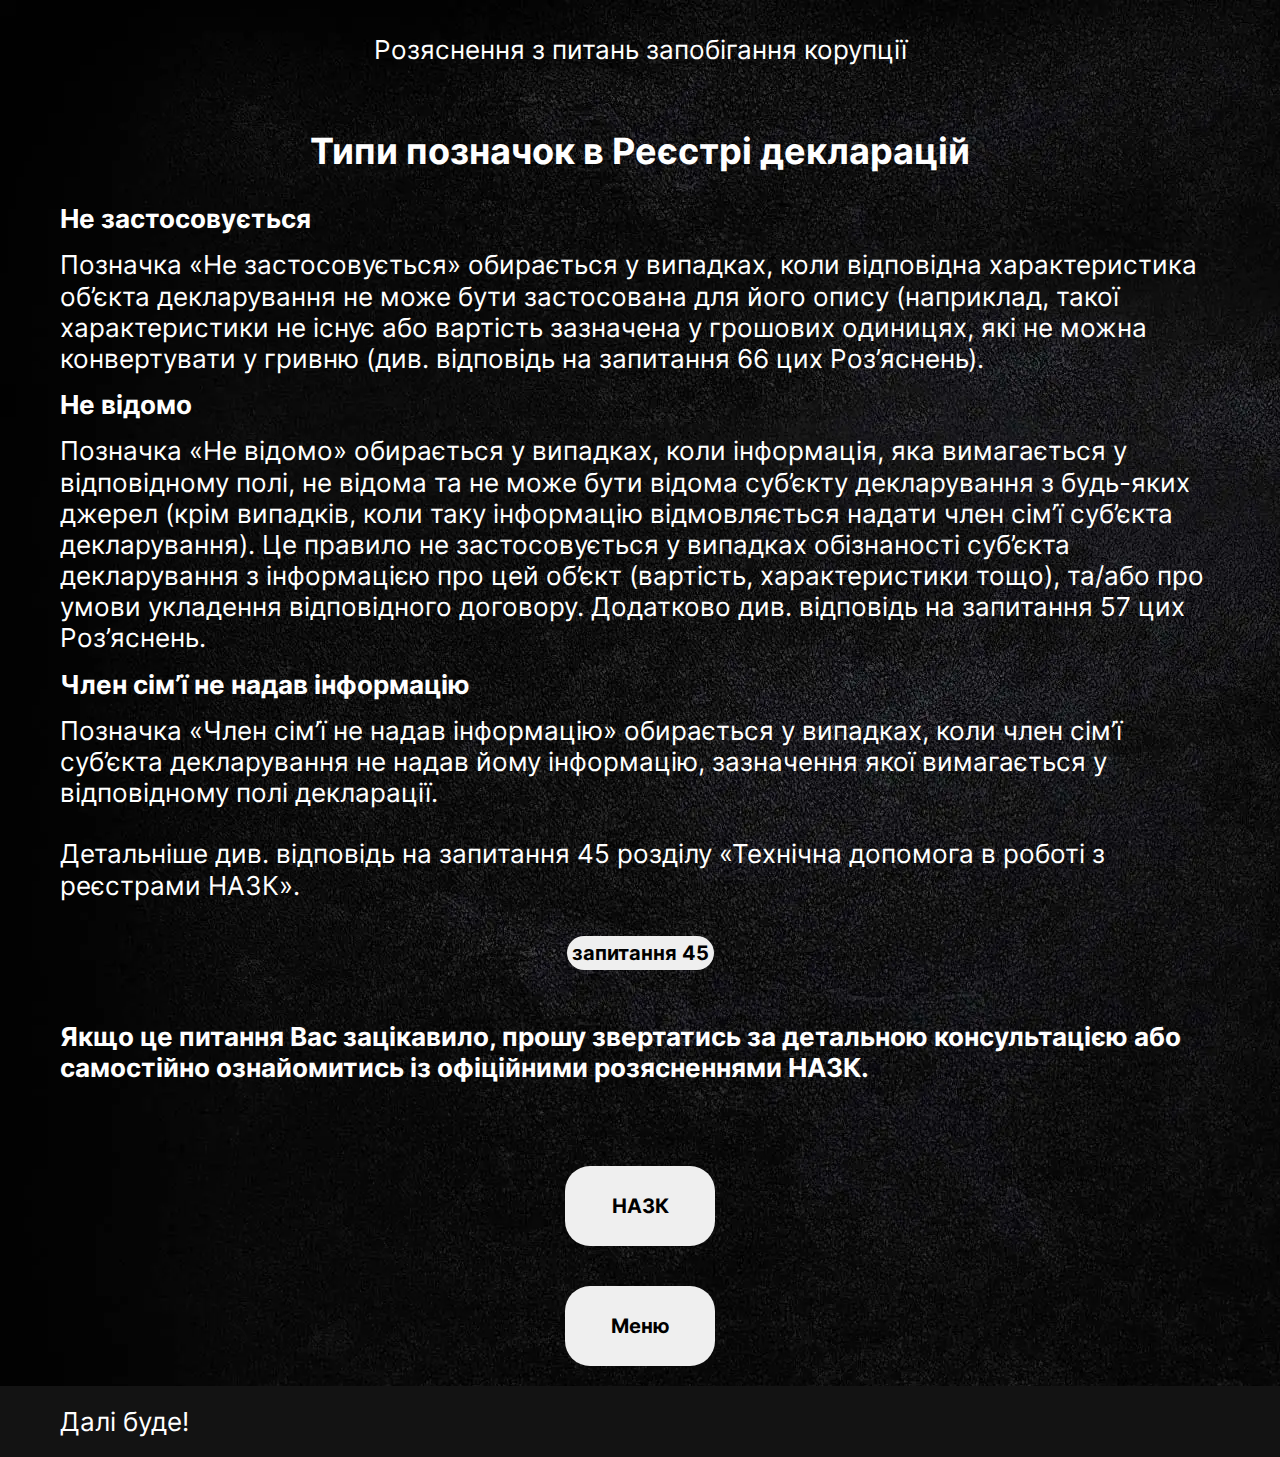
<file: types_of_marks.html>
<!doctype html>
<html lang="ua">
  <head>
  <style>.loaded { opacity: 1 }</style>
  <meta charset="UTF-8">
  <meta http-equiv="X-UA-Compatible" content="IE=edge">
  <meta name="viewport" content="width=device-width,initial-scale=1">
  <link rel="shortcut icon" href="favicon.ico" type="image/x-icon">
  <link rel="stylesheet" href="css/style.min.css?_v=20231126111733">
  <title>Типи позначок</title>
</head>

  <body>
    <div class="wrapper wrapper-candidate">
      <header class="header">
  <div class="header__container">
    Розяснення з питань запобігання корупції
    
    
  </div>
</header>

      <main class="page">
        <section class="typesOfDeclarations">
          <div class="page__container">
            <h1>Типи позначок в Реєстрі декларацій</h1>
            <b>Не застосовується</b>
            <p>
              Позначка «Не застосовується» обирається у випадках, коли
              відповідна характеристика об’єкта декларування не може бути
              застосована для його опису (наприклад, такої характеристики не
              існує або вартість зазначена у грошових одиницях, які не можна
              конвертувати у гривню (див. відповідь на запитання 66 цих
              Роз’яснень).
            </p>
            <b>Не відомо</b>
            <p>
              Позначка «Не відомо» обирається у випадках, коли інформація, яка
              вимагається у відповідному полі, не відома та не може бути відома
              суб’єкту декларування з будь-яких джерел (крім випадків, коли таку
              інформацію відмовляється надати член сім’ї суб’єкта декларування).
              Це правило не застосовується у випадках обізнаності суб’єкта
              декларування з інформацією про цей об’єкт (вартість,
              характеристики тощо), та/або про умови укладення відповідного
              договору. Додатково див. відповідь на запитання 57 цих Роз’яснень.
            </p>
            <b>Член сім’ї не надав інформацію</b>
            <p>
              Позначка «Член сім’ї не надав інформацію» обирається у випадках,
              коли член сім’ї суб’єкта декларування не надав йому інформацію,
              зазначення якої вимагається у відповідному полі декларації.
            </p>
            <p>
              Детальніше див. відповідь на запитання 45 розділу «Технічна
              допомога в роботі з реєстрами НАЗК».
            </p>
            <a href="https://wiki.nazk.gov.ua/category/tehnichna-dopomoga-v-roboti-z-reyestramy-nazk/6-vynykayut-inshi-tehnichni-pytannya/#post3633" target="_blank">
              <button class="button-nav">запитання 45</button>
            </a>
            <br>
            <b>Якщо це питання Вас зацікавило, прошу звертатись за детальною
              консультацією або самостійно ознайомитись із офіційними
              розясненнями НАЗК.</b>
            <br>
            <br>
            <br>

            <a href="https://wiki.nazk.gov.ua/category/deklaruvannya/iv-zagalni-polozhennya-shhodo-vidobrazhennya-vidomostej-pro-ob-yekty-deklaruvannya/#post6125" target="_blank">
              <button>НАЗК</button>
            </a>
            <a href="index.html">
              <button>Меню</button>
            </a>
          </div>
        </section>
      </main>
      <footer class="footer">
  <div class="footer__container">Далі буде!</div>
</footer>

    </div>
    <script src="js/app.min.js?_v=20231126111733"></script>
  </body>
</html>
</file>
<file: css/style.min.css>
@charset "UTF-8";@font-face{font-family:Inter;font-display:swap;src:url(../fonts/Inter-Bold.woff2) format("woff2");font-weight:700;font-style:normal}@font-face{font-family:Inter;font-display:swap;src:url(../fonts/Inter-Regular.woff2) format("woff2");font-weight:400;font-style:normal}:root{--bs-font-family:"Inter",sans-serif;--bs-font-size:26px;--bs-font-weight:400;--bs-line-height:1.2;--bs-font-color:#222;--bs-transition:0.3s ease-in-out;--bs-radius:10px;--primary-color:#131313;--primary-hover-color:#2d2d2d;--secondary-color:#ff4040;--white-color:#fff;--black-color:#131313;--bs-shadow:0px 2px 3px rgba(#000 10%),0px 8px 3px rgba(#000 10%);--hover-shadow:0 0 5px 0 rgba(#000 10%),0 0 10px 0 rgba(#000 10%),0 0 15px 0 rgba(#000 10%)}*{padding:0;margin:0;border:0;-webkit-tap-highlight-color:transparent}*,:after,:before{-webkit-box-sizing:border-box;box-sizing:border-box}:active,:focus{outline:0}aside,footer,header,nav{display:block}html{scroll-behavior:smooth}html.lock{overflow:hidden;-ms-touch-action:none;touch-action:none}body,html{width:100%;height:100%;min-width:320px}body{-ms-scroll-chaining:none;overscroll-behavior:none;font-size:26px;font-size:var(--bs-font-size);font-family:Inter,sans-serif;font-family:var(--bs-font-family);font-weight:400;font-weight:var(--bs-font-weight);line-height:1.2;line-height:var(--bs-line-height);text-rendering:optimizelegibility;-webkit-text-size-adjust:100%;-moz-text-size-adjust:100%;-ms-text-size-adjust:100%;text-size-adjust:100%;-moz-osx-font-smoothing:grayscale;-webkit-font-smoothing:antialiased}button,input,textarea{font-family:inherit}input::-ms-clear{display:none}input[type=number]{-moz-appearance:textfield}input[type=number]::-webkit-inner-spin-button,input[type=number]::-webkit-outer-spin-button{-webkit-appearance:none}button{cursor:pointer;-webkit-user-select:none;-moz-user-select:none;-ms-user-select:none;user-select:none}button::-moz-focus-inner{padding:0;border:0}a{-webkit-text-decoration:none;text-decoration:none;-webkit-user-select:none;-moz-user-select:none;-ms-user-select:none;user-select:none}a:active,a:focus{outline:0}a:visited{-webkit-text-decoration:none;text-decoration:none}a:hover{-webkit-text-decoration:none;text-decoration:none}li,ul{list-style:none}img{vertical-align:top}h1,h2,h3,h4,h5,h6{font-size:inherit;font-weight:400}sup{color:inherit}*{scrollbar-width:.5rem;scrollbar-color:#131313 #d6d6d6;scrollbar-color:var(--primary-color) #d6d6d6}::-webkit-scrollbar{width:.5rem;background-color:#fff;background-color:var(--white-color)}::-webkit-scrollbar-track{-webkit-box-shadow:inset 0 0 .375rem rgba(0,0,0,.2);box-shadow:inset 0 0 .375rem rgba(0,0,0,.2);border-radius:.25rem;background:#eee}::-webkit-scrollbar-thumb{border-radius:.25rem;border:0 none #fff;background-color:#131313;background-color:var(--primary-color)}::-webkit-scrollbar-thumb:hover{background-color:#2d2d2d;background-color:var(--primary-hover-color)}@-webkit-keyframes show-header{0%{top:-100%}100%{top:0}}@keyframes show-header{0%{top:-100%}100%{top:0}}@-webkit-keyframes fade-up-big{0%{-webkit-transform:translateY(1rem);transform:translateY(1rem);opacity:0}100%{-webkit-transform:translateY(0);transform:translateY(0);opacity:1}}@keyframes fade-up-big{0%{-webkit-transform:translateY(1rem);transform:translateY(1rem);opacity:0}100%{-webkit-transform:translateY(0);transform:translateY(0);opacity:1}}@-webkit-keyframes rotation{from{-webkit-transform:rotate(0);transform:rotate(0)}to{-webkit-transform:rotate(359deg);transform:rotate(359deg)}}@keyframes rotation{from{-webkit-transform:rotate(0);transform:rotate(0)}to{-webkit-transform:rotate(359deg);transform:rotate(359deg)}}[class*=__container]{max-width:74.375rem;margin:0 auto;padding:0 .9375rem}[class*=-ibg]{position:relative}[class*=-ibg] img{position:absolute;width:100%;height:100%;top:0;left:0;-o-object-fit:cover;object-fit:cover}[class*=-ibg_contain] img{-o-object-fit:contain;object-fit:contain}.wrapper{display:-webkit-box;display:-ms-flexbox;display:flex;-webkit-box-orient:vertical;-webkit-box-direction:normal;-ms-flex-direction:column;flex-direction:column;min-height:100%;overflow:hidden}.page{position:relative;-webkit-box-flex:1;-ms-flex:1 1 auto;flex:1 1 auto}.page [data-observ]{position:absolute;top:0;left:0;width:100%;height:.125rem;background:0 0;pointer-events:none}.page_start{padding-top:6.25rem}h1{font-size:2.25rem;padding:1.875rem 0;font-weight:700;text-align:center}h4{font-size:1.625rem;padding:.625rem 0;color:#fff;text-align:center}b{padding:.9375rem 0}p{padding:.9375rem 0}a{display:-webkit-box;display:-ms-flexbox;display:flex;-webkit-box-pack:center;-ms-flex-pack:center;justify-content:center;padding:20px 0}button{width:9.375rem;height:5rem;font-size:1.25rem;font-weight:700;border-radius:1.5625rem}button:hover{background-color:#dad7d7;-webkit-box-shadow:0 5px #666;box-shadow:0 5px #666;-webkit-transform:translateY(4px);-ms-transform:translateY(4px);transform:translateY(4px);color:#087908}button:active{background-color:#539353}.header{width:100%;-webkit-transition:background-color .3s ease-in-out;transition:background-color .3s ease-in-out;-webkit-transition:background-color var(--bs-transition);transition:background-color var(--bs-transition);z-index:50;color:#fff}.header-is-sticky .header{position:fixed;background-color:#007aff}.header__container{height:6.25rem;display:-webkit-box;display:-ms-flexbox;display:flex;-webkit-box-align:center;-ms-flex-align:center;align-items:center;-webkit-box-pack:center;-ms-flex-pack:center;justify-content:center}.header-is-sticky .header__container{height:3.125rem}.no-webp .wrapper{background-image:url(../images/background_2.jpg)}.typesOfDeclarations{height:100%}.page-main{display:grid;grid-template-columns:30% 65%;grid-template-areas:"laws pages ";grid-gap:0 1.25rem;gap:0 1.25rem}.page__container{color:#fff}.nav-laws{grid-area:laws;border:.0625rem solid #fff;border-radius:1.25rem;margin:0 1.25rem}.nav-pages{grid-area:pages}.button-nav{width:auto;height:auto;padding:.3125rem .3125rem;margin:0 .9375rem}.button-nav:hover{background-color:#dad7d7;-webkit-box-shadow:0 5px #666;box-shadow:0 5px #666;-webkit-transform:translateY(4px);-ms-transform:translateY(4px);transform:translateY(4px);color:#087908}.button-nav:active{background-color:#539353}.popup{position:fixed;top:0;right:0;bottom:0;left:0;width:100%;height:100%;opacity:0;overflow-y:auto;pointer-events:none;padding:1.875rem .625rem;background-color:rgba(0,0,0,.5);z-index:2000;-webkit-transition:opacity .4s ease-in-out;transition:opacity .4s ease-in-out}.popup.is-open{opacity:1;pointer-events:auto}.popup.is-open .popup__content{-webkit-transform:translateY(0);-ms-transform:translateY(0);transform:translateY(0);opacity:1}.popup__wrapper{display:-webkit-box;display:-ms-flexbox;display:flex;-webkit-box-align:center;-ms-flex-align:center;align-items:center;min-height:100%}.popup__content{position:relative;width:100%;margin:0 auto;padding:1.875rem 3.125rem;max-width:43.125rem;background-color:#fff;-webkit-transform:translateY(-12.5rem);-ms-transform:translateY(-12.5rem);transform:translateY(-12.5rem);opacity:0;-webkit-transition:opacity .2s ease-in-out,-webkit-transform .2s ease-in-out;transition:opacity .2s ease-in-out,-webkit-transform .2s ease-in-out;transition:transform .2s ease-in-out,opacity .2s ease-in-out;transition:transform .2s ease-in-out,opacity .2s ease-in-out,-webkit-transform .2s ease-in-out}.popup__close{position:absolute;top:1.25rem;right:1.25rem;width:2.5rem;height:2.5rem;display:-webkit-box;display:-ms-flexbox;display:flex;-webkit-box-pack:center;-ms-flex-pack:center;justify-content:center;-webkit-box-align:center;-ms-flex-align:center;align-items:center;background:0 0;color:#000;border-radius:.5rem}.checkboxes{display:-webkit-box;display:-ms-flexbox;display:flex;gap:10px;-webkit-box-align:center;-ms-flex-align:center;align-items:center}.checkbox{display:-webkit-box;display:-ms-flexbox;display:flex;-webkit-box-align:center;-ms-flex-align:center;align-items:center;gap:4px;text-wrap:nowrap}.checkbox__input{-webkit-appearance:none;-moz-appearance:none;appearance:none;position:absolute}.checkbox__input:checked+.checkbox__box{background-color:#ff4040;border-color:#fff}.checkbox__input:focus+.checkbox__box{-webkit-box-shadow:0 0 0 2px #00f;box-shadow:0 0 0 2px #00f}.checkbox__box{height:20px;-webkit-box-flex:0;-ms-flex:0 0 20px;flex:0 0 20px;border-radius:3px;border:2px solid #1a8c80}.tabs{display:-webkit-box;display:-ms-flexbox;display:flex;-webkit-box-orient:vertical;-webkit-box-direction:normal;-ms-flex-direction:column;flex-direction:column;gap:.625rem}.tabs__nav{display:-webkit-box;display:-ms-flexbox;display:flex;-webkit-box-align:center;-ms-flex-align:center;align-items:center;gap:.625rem}.tabs__trigger{padding:.625rem;-webkit-transition:.2s ease-in-out;transition:.2s ease-in-out}.tabs__trigger.active{background-color:#ff4040;color:#fff}.tabs__panel{-webkit-animation:fade-up-big .4s forwards;animation:fade-up-big .4s forwards;display:none}.tabs__panel.active{display:block}.accordion__item{background-color:#fff;border:1px solid rgba(0,0,0,.12);-webkit-transition:.3s ease-in-out;transition:.3s ease-in-out}.accordion__item:not(:first-of-type){border-top:0}.accordion__item:first-of-type{border-top-left-radius:.25rem;border-top-right-radius:.25rem}.accordion__item:last-of-type{border-bottom-right-radius:.25rem;border-bottom-left-radius:.25rem}.accordion__item.open .accordion__header{background-color:#e7f1ff;color:#ff4040}.accordion__item.open .accordion__header:after{-webkit-transform:rotate(0);-ms-transform:rotate(0);transform:rotate(0)}.accordion__item.open .accordion__content{height:-webkit-max-content;height:-moz-max-content;height:max-content;padding:2.25rem .5rem}.accordion__header{position:relative;display:-webkit-box;display:-ms-flexbox;display:flex;-webkit-box-align:center;-ms-flex-align:center;align-items:center;-webkit-box-pack:justify;-ms-flex-pack:justify;justify-content:space-between;cursor:pointer;padding:.5rem;-webkit-transition:background .3s ease-in-out;transition:background .3s ease-in-out}.accordion__header:hover{background:rgba(255,255,255,.02)}.accordion__header:active{background:rgba(255,255,255,.05)}.accordion__header::after{content:"";position:static;-webkit-transform:rotate(180deg);-ms-transform:rotate(180deg);transform:rotate(180deg);width:1.5rem;height:1.5rem;background-image:url("data:image/svg+xml,%3csvg xmlns='http://www.w3.org/2000/svg' viewBox='0 0 16 16' fill='%230c63e4'%3e%3cpath fill-rule='evenodd' d='M1.646 4.646a.5.5 0 0 1 .708 0L8 10.293l5.646-5.647a.5.5 0 0 1 .708.708l-6 6a.5.5 0 0 1-.708 0l-6-6a.5.5 0 0 1 0-.708z'/%3e%3c/svg%3e");background-size:cover;background-repeat:no-repeat;background-position:center;-webkit-transition:-webkit-transform .6s ease-in-out;transition:-webkit-transform .6s ease-in-out;transition:transform .6s ease-in-out;transition:transform .6s ease-in-out,-webkit-transform .6s ease-in-out}.accordion__content{height:0;overflow:hidden;padding:0 .5rem;-webkit-transition:all .3s ease-in-out;transition:all .3s ease-in-out}.footer{padding:1.25rem 0;background:#131313;background:var(--black-color)}.footer__container{display:-webkit-box;display:-ms-flexbox;display:flex;-webkit-box-align:center;-ms-flex-align:center;align-items:center;color:#fff}@media (max-width:56.25rem){.page-main{grid-template-columns:1fr;grid-template-areas:"pages" "laws"}}@media (max-width:31.875em){.footer__container{-webkit-box-orient:vertical;-webkit-box-direction:normal;-ms-flex-direction:column;flex-direction:column;-webkit-box-align:start;-ms-flex-align:start;align-items:flex-start}}.webp .wrapper{background-image:url(../images/background_2.webp)}
</file>
